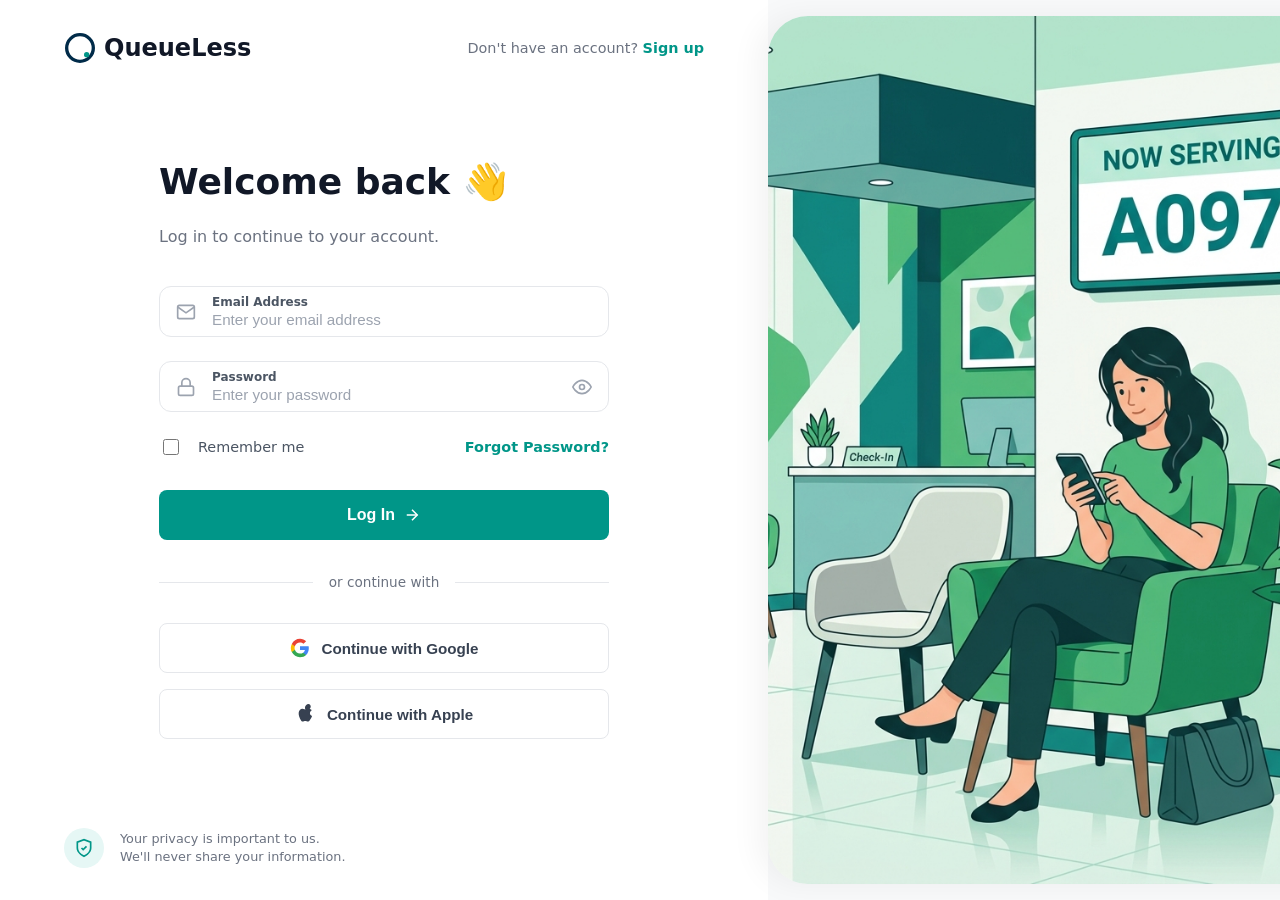
<file: frontend/login.html>
<!DOCTYPE html>
<html lang="en">
<head>
    <meta charset="UTF-8">
    <meta name="viewport" content="width=device-width, initial-scale=1.0">
    <title>QueueLess — Login</title>
    <link rel="stylesheet" href="login.css">
    <link rel="icon" href="data:image/svg+xml,<svg xmlns='http://www.w3.org/2000/svg' viewBox='0 0 100 100'><text y='.9em' font-size='90'>Q</text></svg>">
</head>
<body class="light-theme split-body">

    <div class="login-split">
        
        <!-- Left Side: Form -->
        <div class="login-left">
            <div class="login-header">
                <a href="index.html" class="login-logo">
                    <svg viewBox="0 0 24 24" fill="none" stroke="currentColor" stroke-width="2.5" stroke-linecap="round" stroke-linejoin="round">
                        <circle cx="12" cy="12" r="10"></circle>
                        <circle cx="17" cy="17" r="2" fill="#009688" stroke="none"></circle>
                    </svg>
                    QueueLess
                </a>
                <div class="signup-link">
                    Don't have an account? <a href="get-started.html">Sign up</a>
                </div>
            </div>

            <div class="login-content">
                <h1>Welcome back 👋</h1>
                <p class="subtitle">Log in to continue to your account.</p>

                <form id="login-form">
                    <div class="input-group icon-input">
                        <svg class="input-icon" viewBox="0 0 24 24" fill="none" stroke="currentColor" stroke-width="2"><path d="M4 4h16c1.1 0 2 .9 2 2v12c0 1.1-.9 2-2 2H4c-1.1 0-2-.9-2-2V6c0-1.1.9-2 2-2z"></path><polyline points="22,6 12,13 2,6"></polyline></svg>
                        <div class="input-stack">
                            <label for="email">Email Address</label>
                            <input type="email" id="email" placeholder="Enter your email address" required>
                        </div>
                    </div>

                    <div class="input-group icon-input">
                        <svg class="input-icon" viewBox="0 0 24 24" fill="none" stroke="currentColor" stroke-width="2"><rect x="3" y="11" width="18" height="11" rx="2" ry="2"></rect><path d="M7 11V7a5 5 0 0 1 10 0v4"></path></svg>
                        <div class="input-stack">
                            <label for="password">Password</label>
                            <input type="password" id="password" placeholder="Enter your password" required>
                        </div>
                        <svg class="eye-icon" viewBox="0 0 24 24" fill="none" stroke="currentColor" stroke-width="2"><path d="M1 12s4-8 11-8 11 8 11 8-4 8-11 8-11-8-11-8z"></path><circle cx="12" cy="12" r="3"></circle></svg>
                    </div>

                    <div class="form-actions">
                        <label class="checkbox-container">
                            <input type="checkbox">
                            <span class="checkmark"></span>
                            Remember me
                        </label>
                        <a href="reset-password.html" class="forgot-pwd">Forgot Password?</a>
                    </div>

                    <p id="error-message" class="error-message hidden"></p>

                    <button type="submit" class="btn-teal btn-block" id="login-btn">
                        Log In
                        <svg viewBox="0 0 24 24" fill="none" stroke="currentColor" stroke-width="2"><line x1="5" y1="12" x2="19" y2="12"></line><polyline points="12 5 19 12 12 19"></polyline></svg>
                    </button>

                    <div class="divider">
                        <span>or continue with</span>
                    </div>

                    <button type="button" class="btn-sso">
                        <svg viewBox="0 0 24 24"><path fill="#4285F4" d="M22.56 12.25c0-.78-.07-1.53-.2-2.25H12v4.26h5.92c-.26 1.37-1.04 2.53-2.21 3.31v2.77h3.57c2.08-1.92 3.28-4.74 3.28-8.09z"/><path fill="#34A853" d="M12 23c2.97 0 5.46-.98 7.28-2.66l-3.57-2.77c-.98.66-2.23 1.06-3.71 1.06-2.86 0-5.29-1.93-6.16-4.53H2.18v2.84C3.99 20.53 7.7 23 12 23z"/><path fill="#FBBC05" d="M5.84 14.09c-.22-.66-.35-1.36-.35-2.09s.13-1.43.35-2.09V7.07H2.18C1.43 8.55 1 10.22 1 12s.43 3.45 1.18 4.93l2.85-2.22.81-.62z"/><path fill="#EA4335" d="M12 5.38c1.62 0 3.06.56 4.21 1.64l3.15-3.15C17.45 2.09 14.97 1 12 1 7.7 1 3.99 3.47 2.18 7.07l3.66 2.84c.87-2.6 3.3-4.53 6.16-4.53z"/></svg>
                        Continue with Google
                    </button>

                    <button type="button" class="btn-sso">
                        <svg viewBox="0 0 24 24" fill="currentColor"><path d="M17.05 20.28c-.98.68-2.05.8-3.08.35-1.09-.46-2.09-.48-3.24 0-1.44.62-2.2.44-3.06-.35C2.79 13.25 3.51 5.96 9.05 5.68c1.54.08 2.78.85 3.51.85.73 0 2.12-.91 3.86-.77 1.5.06 2.8.59 3.65 1.7-3.1 1.77-2.58 5.76.4 6.88-1.03 2.8-2.63 4.97-3.42 5.94zm-5.1-15.6c-.15-2.48 2.1-4.68 4.29-4.68 1.48 0 2.5 1.25 2.65 2.76.15 2.48-2.1 4.68-4.29 4.68-1.48 0-2.5-1.25-2.65-2.76z"/></svg>
                        Continue with Apple
                    </button>
                </form>
            </div>

            <div class="login-privacy">
                <div class="shield-icon">
                    <svg viewBox="0 0 24 24" fill="none" stroke="currentColor" stroke-width="2"><path d="M12 22s8-4 8-10V5l-8-3-8 3v7c0 6 8 10 8 10z"></path><polyline points="9 12 11 14 15 10"></polyline></svg>
                </div>
                <p>Your privacy is important to us.<br>We'll never share your information.</p>
            </div>
        </div>

        <!-- Right Side: Graphic -->
        <div class="login-right">
            <!-- Background handled in CSS -->
        </div>

    </div>

    <div id="toast-container" class="toast-container"></div>
    <script src="auth.js"></script>
    <script src="login.js"></script>
</body>
</html>
</file>
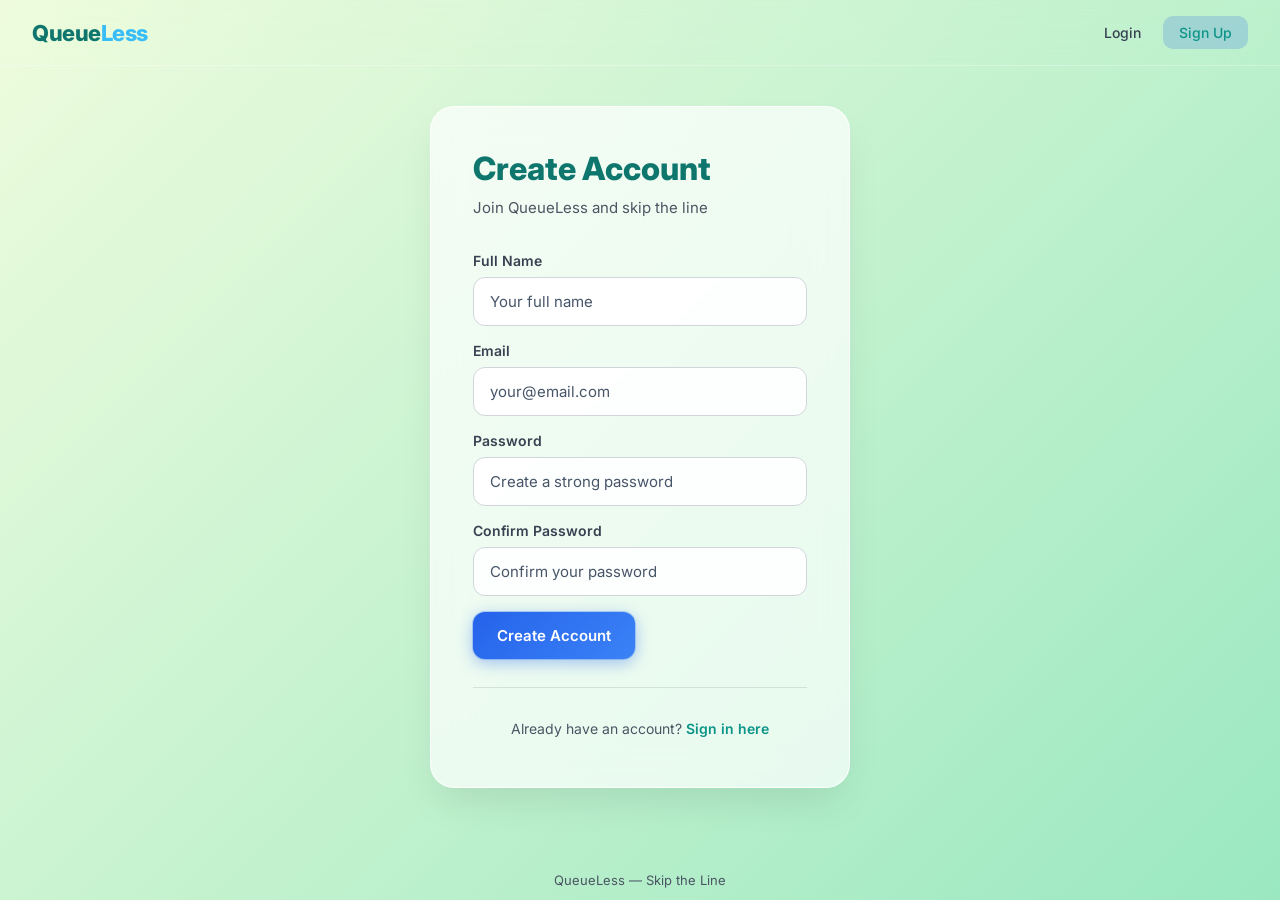
<file: frontend/register.html>
<!DOCTYPE html>
<html lang="en">

<head>
    <meta charset="UTF-8">
    <meta name="viewport" content="width=device-width, initial-scale=1.0">
    <title>QueueLess — Sign Up</title>
    <link rel="stylesheet" href="style.css">
    <link rel="icon" href="data:image/svg+xml,<svg xmlns='http://www.w3.org/2000/svg' viewBox='0 0 100 100'><text y='.9em' font-size='90'>⚡</text></svg>">
</head>
<body class="light-theme">

    <nav class="navbar">
        <a href="index.html" class="navbar-brand">Queue<span>Less</span></a>
        <div class="navbar-links">
            <a href="login.html">Login</a>
            <a href="register.html" class="active">Sign Up</a>
        </div>
    </nav>

    <main class="container">
        <section class="auth-card">
            <h1>Create Account</h1>
            <p class="auth-subtitle">Join QueueLess and skip the line</p>

            <form id="register-form">
                <label for="name">Full Name</label>
                <input 
                    type="text" 
                    id="name" 
                    placeholder="Your full name" 
                    required
                >

                <label for="email">Email</label>
                <input 
                    type="email" 
                    id="email" 
                    placeholder="your@email.com" 
                    required
                >

                <label for="password">Password</label>
                <input 
                    type="password" 
                    id="password" 
                    placeholder="Create a strong password" 
                    required
                >

                <label for="confirm-password">Confirm Password</label>
                <input 
                    type="password" 
                    id="confirm-password" 
                    placeholder="Confirm your password" 
                    required
                >

                <div class="auth-actions">
                    <button type="submit" class="btn-primary" id="register-btn">
                        Create Account
                    </button>
                </div>
            </form>

            <p id="error-message" class="error-message hidden"></p>

            <div class="auth-footer">
                <p>Already have an account? <a href="login.html">Sign in here</a></p>
            </div>
        </section>
    </main>

    <footer class="footer">
        QueueLess — Skip the Line
    </footer>

    <div id="toast-container" class="toast-container"></div>

    <script src="auth.js"></script>
    <script src="register.js"></script>

</body>

</html>
</file>
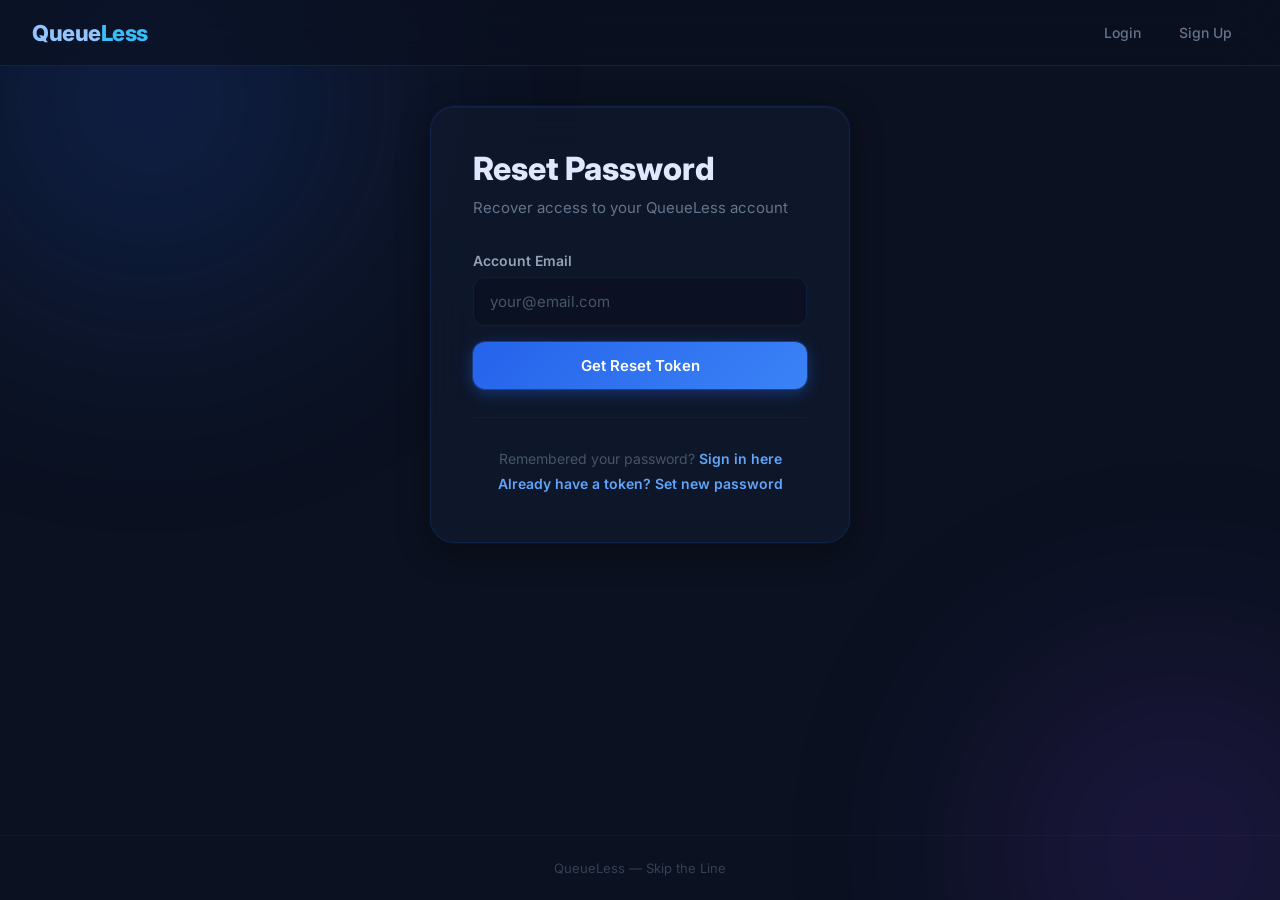
<file: frontend/reset-password.html>
<!DOCTYPE html>
<html lang="en">

<head>
    <meta charset="UTF-8">
    <meta name="viewport" content="width=device-width, initial-scale=1.0">
    <title>QueueLess — Reset Password</title>
    <link rel="stylesheet" href="style.css">
    <link rel="icon" href="data:image/svg+xml,<svg xmlns='http://www.w3.org/2000/svg' viewBox='0 0 100 100'><text y='.9em' font-size='90'>⚡</text></svg>">
</head>

<body>

    <nav class="navbar">
        <a href="index.html" class="navbar-brand">Queue<span>Less</span></a>
        <div class="navbar-links">
            <a href="login.html">Login</a>
            <a href="register.html">Sign Up</a>
        </div>
    </nav>

    <main class="container">
        <section class="auth-card">
            <h1>Reset Password</h1>
            <p class="auth-subtitle">Recover access to your QueueLess account</p>

            <!-- Step 1: Request Reset Token -->
            <div id="step-request-container">
                <form id="request-reset-form">
                    <label for="request-email">Account Email</label>
                    <input 
                        type="email" 
                        id="request-email" 
                        placeholder="your@email.com" 
                        required
                    >

                    <button type="submit" class="btn-primary" id="request-btn">
                        Get Reset Token
                    </button>
                </form>
            </div>

            <!-- Step 2: Confirm Reset Password -->
            <div id="step-confirm-container" class="hidden">
                <form id="confirm-reset-form">
                    <label for="reset-token">Reset Token</label>
                    <input 
                        type="text" 
                        id="reset-token" 
                        placeholder="Paste reset token here" 
                        required
                    >

                    <label for="new-password">New Password</label>
                    <input 
                        type="password" 
                        id="new-password" 
                        placeholder="Enter new password" 
                        required
                    >

                    <label for="confirm-new-password">Confirm New Password</label>
                    <input 
                        type="password" 
                        id="confirm-new-password" 
                        placeholder="Confirm new password" 
                        required
                    >

                    <button type="submit" class="btn-primary" id="confirm-btn">
                        Update Password
                    </button>
                </form>
            </div>

            <p id="error-message" class="error-message hidden"></p>

            <div class="auth-footer">
                <p>Remembered your password? <a href="login.html">Sign in here</a></p>
                <p id="toggle-step-link" style="margin-top: 0.5rem;">
                    <a href="#" id="switch-step-btn">Already have a token? Set new password</a>
                </p>
            </div>
        </section>
    </main>

    <footer class="footer">
        QueueLess — Skip the Line
    </footer>

    <div id="toast-container" class="toast-container"></div>

    <script src="auth.js"></script>
    <script src="reset-password.js"></script>

</body>

</html>
</file>
<file: frontend/login.css>
/* --- Figma Login Split Screen Layout --- */
.split-body {
    margin: 0;
    padding: 0;
    height: 100vh;
    overflow: hidden;
    background: #f8f9fa;
    font-family: 'Inter', system-ui, sans-serif;
}

.login-split {
    display: flex;
    height: 100vh;
    width: 100vw;
}

.login-left {
    flex: 0 0 50%;
    padding: 2rem 4rem;
    display: flex;
    flex-direction: column;
    background: #ffffff;
    overflow-y: auto;
}

.login-header {
    display: flex;
    justify-content: space-between;
    align-items: center;
    margin-bottom: 4rem;
}

.login-logo {
    display: flex;
    align-items: center;
    gap: 0.5rem;
    font-size: 1.5rem;
    font-weight: 700;
    color: #111827;
    text-decoration: none;
}

.login-logo svg {
    width: 32px;
    height: 32px;
    color: #002B49; /* Dark blue/black for logo text/icon */
}

.signup-link {
    font-size: 0.9rem;
    color: #6b7280;
}

.signup-link a {
    color: #009688;
    font-weight: 600;
    text-decoration: none;
}

.login-content {
    max-width: 450px;
    margin: auto;
    width: 100%;
    flex-grow: 1;
    display: flex;
    flex-direction: column;
    justify-content: center;
}

.login-content h1 {
    font-size: 2.25rem;
    font-weight: 800;
    color: #111827;
    margin-bottom: 0.5rem;
}

.login-content .subtitle {
    color: #6b7280;
    margin-bottom: 2.5rem;
    font-size: 1rem;
}

.input-group.icon-input {
    display: flex;
    align-items: center;
    border: 1px solid #e5e7eb;
    border-radius: 12px;
    padding: 0.5rem 1rem;
    margin-bottom: 1.5rem;
    background: #ffffff;
    transition: border-color 0.2s, box-shadow 0.2s;
}

.input-group.icon-input:focus-within {
    border-color: #009688;
    box-shadow: 0 0 0 3px rgba(0, 150, 136, 0.1);
}

.input-icon {
    width: 20px;
    height: 20px;
    color: #9ca3af;
    margin-right: 1rem;
}

.eye-icon {
    width: 20px;
    height: 20px;
    color: #9ca3af;
    cursor: pointer;
    margin-left: 1rem;
}

.input-stack {
    display: flex;
    flex-direction: column;
    flex-grow: 1;
}

.input-stack label {
    font-size: 0.75rem;
    font-weight: 600;
    color: #4b5563;
    margin-bottom: 2px;
}

.input-stack input {
    border: none;
    outline: none;
    background: transparent;
    font-size: 0.95rem;
    color: #111827;
    width: 100%;
    padding: 0;
}

.input-stack input::placeholder {
    color: #9ca3af;
}

.form-actions {
    display: flex;
    justify-content: space-between;
    align-items: center;
    margin-bottom: 2rem;
    font-size: 0.9rem;
}

.checkbox-container {
    display: flex;
    align-items: center;
    gap: 0.5rem;
    color: #4b5563;
    cursor: pointer;
}

.checkbox-container input {
    accent-color: #009688;
    width: 16px;
    height: 16px;
}

.forgot-pwd {
    color: #009688;
    font-weight: 600;
    text-decoration: none;
}

.btn-teal {
    background: #009688;
    color: white;
    border: none;
    border-radius: 8px;
    padding: 1rem;
    font-size: 1rem;
    font-weight: 600;
    cursor: pointer;
    display: flex;
    justify-content: center;
    align-items: center;
    gap: 0.5rem;
    transition: background 0.2s;
}

.btn-teal:hover {
    background: #00796B;
}

.btn-teal svg {
    width: 18px;
    height: 18px;
}

.btn-block {
    width: 100%;
}

.divider {
    text-align: center;
    margin: 2rem 0;
    position: relative;
}

.divider::before {
    content: '';
    position: absolute;
    top: 50%;
    left: 0;
    right: 0;
    height: 1px;
    background: #e5e7eb;
    z-index: 1;
}

.divider span {
    background: #ffffff;
    padding: 0 1rem;
    color: #6b7280;
    font-size: 0.85rem;
    position: relative;
    z-index: 2;
}

.btn-sso {
    display: flex;
    justify-content: center;
    align-items: center;
    gap: 0.75rem;
    width: 100%;
    padding: 0.875rem;
    background: #ffffff;
    border: 1px solid #e5e7eb;
    border-radius: 8px;
    font-size: 0.95rem;
    font-weight: 600;
    color: #374151;
    cursor: pointer;
    margin-bottom: 1rem;
    transition: background 0.2s;
}

.btn-sso:hover {
    background: #f9fafb;
}

.btn-sso svg {
    width: 20px;
    height: 20px;
}

.login-privacy {
    display: flex;
    align-items: center;
    gap: 1rem;
    margin-top: 2rem;
    padding-top: 2rem;
}

.shield-icon {
    width: 40px;
    height: 40px;
    border-radius: 50%;
    background: #e6f7f5;
    color: #009688;
    display: flex;
    justify-content: center;
    align-items: center;
    flex-shrink: 0;
}

.shield-icon svg {
    width: 20px;
    height: 20px;
}

.login-privacy p {
    font-size: 0.8rem;
    color: #6b7280;
    line-height: 1.4;
    margin: 0;
}

.login-right {
    flex: 0 0 50%;
    background-image: url('assets/login_illustration.png');
    background-size: cover;
    background-position: center;
    background-repeat: no-repeat;
    position: relative;
    border-top-left-radius: 40px;
    border-bottom-left-radius: 40px;
    margin: 1rem 1rem 1rem 0;
    box-shadow: -10px 0 30px rgba(0,0,0,0.05);
}

@media (max-width: 1024px) {
    .login-left {
        flex: 0 0 100%;
        padding: 2rem;
    }
    .login-right {
        display: none;
    }
}
</file>
<file: frontend/style.css>
/* ============================================
   QueueLess — Blue Theme Design System
   Color Palette:
     Primary:    #2563EB (Blue 600)
     Dark:       #1D4ED8 (Blue 700)
     Light:      #60A5FA (Blue 400)
     Accent:     #38BDF8 (Sky 400)
     Glow:       #818CF8 (Indigo 400)
     Background: #0B1120 (Deep Navy)
     Surface:    #111A2E (Dark Blue)
     Success:    #34D399 (Emerald)
     Error:      #F87171 (Red)
   ============================================ */

@import url('https://fonts.googleapis.com/css2?family=Inter:wght@400;500;600;700;800&display=swap');

* {
    margin: 0;
    padding: 0;
    box-sizing: border-box;
}

html {
    scroll-behavior: smooth;
}

body {
    min-height: 100vh;
    font-family: 'Inter', -apple-system, BlinkMacSystemFont, sans-serif;
    background: #0B1120;
    color: #CBD5E1;
    display: flex;
    flex-direction: column;
    align-items: center;
    padding: 0;
    position: relative;
    overflow-x: hidden;
}

/* Animated blue gradient background blobs */
body::before,
body::after {
    content: '';
    position: fixed;
    border-radius: 50%;
    filter: blur(120px);
    opacity: 0.3;
    z-index: 0;
    pointer-events: none;
}

body::before {
    width: 600px;
    height: 600px;
    background: radial-gradient(circle, #2563EB, transparent 70%);
    top: -200px;
    left: -150px;
    animation: floatBlob 20s ease-in-out infinite;
}

body::after {
    width: 500px;
    height: 500px;
    background: radial-gradient(circle, #7C3AED, transparent 70%);
    bottom: -200px;
    right: -150px;
    animation: floatBlob 25s ease-in-out infinite reverse;
}

@keyframes floatBlob {
    0%, 100% { transform: translate(0, 0) scale(1); }
    25% { transform: translate(40px, -30px) scale(1.05); }
    50% { transform: translate(-20px, 40px) scale(0.95); }
    75% { transform: translate(30px, 20px) scale(1.02); }
}

/* ============================================
   Navigation
   ============================================ */

.navbar {
    width: 100%;
    padding: 16px 32px;
    display: flex;
    justify-content: space-between;
    align-items: center;
    backdrop-filter: blur(24px);
    background: rgba(11, 17, 32, 0.7);
    border-bottom: 1px solid rgba(37, 99, 235, 0.2);
    position: sticky;
    top: 0;
    z-index: 100;
}

.navbar-brand {
    font-size: 22px;
    font-weight: 800;
    color: #93C5FD;
    text-decoration: none;
    letter-spacing: -0.5px;
    transition: color 0.2s;
}

.navbar-brand:hover {
    color: #BFDBFE;
}

.navbar-brand span {
    color: #38BDF8;
}

.navbar-links {
    display: flex;
    gap: 6px;
}

.navbar-links a {
    text-decoration: none;
    color: #64748B;
    font-size: 14px;
    font-weight: 500;
    padding: 8px 16px;
    border-radius: 10px;
    transition: all 0.25s ease;
}

.navbar-links a:hover {
    color: #93C5FD;
    background: rgba(37, 99, 235, 0.12);
}

.navbar-links a.active {
    color: #BFDBFE;
    background: rgba(37, 99, 235, 0.2);
}

/* ============================================
   Container
   ============================================ */

.container {
    width: 100%;
    max-width: 1000px;
    padding: 40px 24px 60px;
    position: relative;
    z-index: 1;
}

/* ============================================
   Hero Section
   ============================================ */

.hero {
    text-align: center;
    margin-bottom: 48px;
    padding-top: 20px;
}

.hero-badge {
    display: inline-flex;
    align-items: center;
    gap: 8px;
    padding: 6px 18px;
    border-radius: 100px;
    background-color: rgba(255, 255, 255, 0.6);
    backdrop-filter: blur(8px);
    -webkit-backdrop-filter: blur(8px);
    border: 1px solid rgba(255, 255, 255, 0.8);
    color: #0f766e;
    font-size: 13px;
    font-weight: 700;
    margin-bottom: 28px;
    animation: fadeInDown 0.6s ease;
}

.hero-badge .dot {
    width: 8px;
    height: 8px;
    border-radius: 50%;
    background: #34D399;
    animation: pulse 2s infinite;
}

@keyframes pulse {
    0%, 100% { opacity: 1; transform: scale(1); }
    50% { opacity: 0.5; transform: scale(1.4); }
}

.hero h1 {
    font-size: 50px;
    font-weight: 800;
    line-height: 1.08;
    margin-bottom: 18px;
    letter-spacing: -2px;
    background: linear-gradient(135deg, #E0E7FF 0%, #93C5FD 40%, #38BDF8 100%);
    -webkit-background-clip: text;
    -webkit-text-fill-color: transparent;
    background-clip: text;
    animation: fadeInUp 0.7s ease;
}

.hero h1 .highlight {
    background: linear-gradient(135deg, #60A5FA, #38BDF8, #34D399);
    -webkit-background-clip: text;
    background-clip: text;
}

.hero .description {
    color: #64748B;
    font-size: 18px;
    line-height: 1.7;
    max-width: 480px;
    margin: 0 auto;
    animation: fadeInUp 0.8s ease;
}

@keyframes fadeInUp {
    from { opacity: 0; transform: translateY(24px); }
    to { opacity: 1; transform: translateY(0); }
}

@keyframes fadeInDown {
    from { opacity: 0; transform: translateY(-12px); }
    to { opacity: 1; transform: translateY(0); }
}

/* Two-Column Hero Layout */
.hero.two-column {
    display: flex;
    align-items: center;
    justify-content: space-between;
    gap: 40px;
    text-align: left;
    margin-bottom: 80px;
    padding-top: 40px;
}

.hero.two-column .hero-content {
    flex: 1;
    max-width: 520px;
}

.hero.two-column .hero-badge {
    margin-bottom: 24px;
}

.hero.two-column .description {
    margin: 0;
    max-width: 100%;
}

.hero-buttons {
    margin-top: 32px;
    display: flex;
    gap: 16px;
    justify-content: flex-start;
}

.hero.two-column .hero-graphic {
    flex: 1;
    display: flex;
    justify-content: center;
    position: relative;
    perspective: 1000px;
}

.graphic-glow {
    position: absolute;
    width: 300px;
    height: 300px;
    background: radial-gradient(circle, rgba(56, 189, 248, 0.4), transparent 70%);
    top: 50%;
    left: 50%;
    transform: translate(-50%, -50%);
    filter: blur(40px);
    z-index: -1;
}

.floating-phone {
    max-width: 360px;
    width: 100%;
    border-radius: 40px;
    animation: floatPhone 6s ease-in-out infinite;
    filter: drop-shadow(0 30px 50px rgba(0, 0, 0, 0.6)) drop-shadow(0 0 20px rgba(56, 189, 248, 0.3));
}

@keyframes floatPhone {
    0%, 100% { transform: translateY(0) rotate(-1deg); }
    50% { transform: translateY(-24px) rotate(2deg); }
}

/* ============================================
   Cards
   ============================================ */

.card,
.result {
    background: rgba(17, 26, 46, 0.7);
    backdrop-filter: blur(24px);
    padding: 36px;
    border-radius: 20px;
    border: 1px solid rgba(37, 99, 235, 0.15);
    box-shadow:
        0 0 0 1px rgba(37, 99, 235, 0.05),
        0 8px 32px rgba(0, 0, 0, 0.4),
        inset 0 1px 0 rgba(96, 165, 250, 0.05);
    animation: fadeInUp 0.5s ease;
    transition: all 0.3s ease;
}

.card:hover,
.result:hover {
    border-color: rgba(37, 99, 235, 0.3);
    box-shadow:
        0 0 0 1px rgba(37, 99, 235, 0.1),
        0 8px 40px rgba(37, 99, 235, 0.12),
        inset 0 1px 0 rgba(96, 165, 250, 0.08);
}

.card h2 {
    font-size: 22px;
    font-weight: 700;
    margin-bottom: 24px;
    color: #E0E7FF;
    letter-spacing: -0.3px;
}

.section-header {
    display: flex;
    justify-content: space-between;
    align-items: center;
    margin-bottom: 12px;
}

.section-header h2 {
    margin-bottom: 0;
}

/* ============================================
   Form Elements
   ============================================ */

form {
    display: flex;
    flex-direction: column;
    gap: 16px;
}

label {
    font-weight: 600;
    font-size: 14px;
    color: #94A3B8;
    margin-bottom: -8px;
}

input,
select {
    width: 100%;
    padding: 14px 16px;
    background: rgba(11, 17, 32, 0.7);
    border: 1.5px solid rgba(37, 99, 235, 0.15);
    border-radius: 12px;
    font-size: 15px;
    font-family: inherit;
    color: #E0E7FF;
    outline: none;
    transition: all 0.3s ease;
}

input::placeholder {
    color: #475569;
}

input:focus,
select:focus {
    border-color: #3B82F6;
    box-shadow: 0 0 0 3px rgba(37, 99, 235, 0.2), 0 0 20px rgba(37, 99, 235, 0.1);
    background: rgba(11, 17, 32, 0.9);
}

select {
    cursor: pointer;
    appearance: none;
    background-image: url("data:image/svg+xml,%3Csvg xmlns='http://www.w3.org/2000/svg' width='12' height='12' fill='%2360A5FA' viewBox='0 0 16 16'%3E%3Cpath d='M8 11L3 6h10l-5 5z'/%3E%3C/svg%3E");
    background-repeat: no-repeat;
    background-position: right 14px center;
    padding-right: 36px;
}

select option {
    background: #111A2E;
    color: #E0E7FF;
}

/* ============================================
   Buttons
   ============================================ */

button,
[class^="btn-"] {
    border: none;
    border-radius: 12px;
    padding: 14px 24px;
    font-size: 15px;
    font-weight: 600;
    font-family: inherit;
    cursor: pointer;
    transition: all 0.3s ease;
    display: inline-flex;
    align-items: center;
    justify-content: center;
    gap: 8px;
    position: relative;
    overflow: hidden;
    text-decoration: none;
    box-sizing: border-box;
}

button::after,
[class^="btn-"]::after {
    content: '';
    position: absolute;
    inset: 0;
    background: linear-gradient(135deg, rgba(255,255,255,0.12), transparent 60%);
    opacity: 0;
    transition: opacity 0.3s;
    pointer-events: none;
}

button:hover::after,
[class^="btn-"]:hover::after {
    opacity: 1;
}

/* -------- Premium Primary Button -------- */
.btn-primary {
    /* Gradient background with animated position */
    background: linear-gradient(135deg, #2563EB, #3B82F6, #60A5FA);
    background-size: 200% 200%;
    color: #fff;
    box-shadow: 0 4px 16px rgba(37, 99, 235, 0.4), 0 0 0 1px rgba(59, 130, 246, 0.3);
}

.btn-primary:hover {
    transform: translateY(-2px) scale(1.02);
    background-position: 100% 0%;
    box-shadow: 0 8px 30px rgba(37, 99, 235, 0.5), 0 0 0 1px rgba(96, 165, 250, 0.4);
}

.btn-primary:active {
    transform: translateY(0) scale(0.98);
    box-shadow: 0 4px 12px rgba(37, 99, 235, 0.3);
}

.btn-primary:focus-visible {
    outline: 2px solid rgba(255,255,255,0.8);
    outline-offset: 2px;
}

.btn-primary:disabled {
    background: linear-gradient(135deg, #1E293B, #334155);
    color: #475569;
    cursor: not-allowed;
    box-shadow: none;
    opacity: 0.7;
}

.btn-secondary {
    background: rgba(30, 41, 59, 0.4);
    backdrop-filter: blur(12px);
    color: #E2E8F0;
    border: 1px solid rgba(255, 255, 255, 0.1);
    box-shadow: 0 4px 6px -1px rgba(0, 0, 0, 0.2), inset 0 1px 0 rgba(255, 255, 255, 0.1);
}

.btn-secondary:hover {
    background: rgba(30, 41, 59, 0.7);
    color: #FFFFFF;
    border-color: rgba(96, 165, 250, 0.4);
    transform: translateY(-2px) scale(1.02);
    box-shadow: 0 12px 20px -5px rgba(0, 0, 0, 0.3), 0 0 15px rgba(96, 165, 250, 0.15), inset 0 1px 0 rgba(255, 255, 255, 0.2);
}

.btn-secondary:active {
    transform: translateY(0) scale(0.98);
    box-shadow: 0 4px 6px -1px rgba(0, 0, 0, 0.2);
}

.btn-success {
    background: linear-gradient(135deg, #059669, #10B981);
    color: white;
    box-shadow: 0 4px 16px rgba(16, 185, 129, 0.35);
}

.btn-success:hover {
    transform: translateY(-2px);
    box-shadow: 0 8px 28px rgba(16, 185, 129, 0.45);
}

.btn-danger {
    background: linear-gradient(135deg, #DC2626, #EF4444);
    color: white;
    box-shadow: 0 4px 16px rgba(239, 68, 68, 0.35);
}

.btn-danger:hover {
    transform: translateY(-2px);
    box-shadow: 0 8px 28px rgba(239, 68, 68, 0.45);
}

.btn-warning {
    background: linear-gradient(135deg, #FBBF24, #FCD34D);
    color: #1F2937;
    box-shadow: 0 4px 16px rgba(252, 211, 77, 0.3);
    font-weight: 600;
}

.btn-warning:hover {
    transform: translateY(-2px);
    box-shadow: 0 8px 28px rgba(252, 211, 77, 0.4);
}

.btn-warning:active {
    transform: translateY(0);
}

.btn-warning:disabled {
    background: linear-gradient(135deg, #1E293B, #334155);
    color: #475569;
    cursor: not-allowed;
    box-shadow: none;
    transform: none;
}

/* ============================================
   Result Section
   ============================================ */

.result {
    margin-top: 24px;
    text-align: center;
}

.result h2 {
    color: #34D399;
    font-size: 24px;
    margin-bottom: 8px;
}

.result .subtitle {
    color: #94A3B8;
    margin-bottom: 28px;
    font-size: 15px;
}

.queue-information {
    display: grid;
    grid-template-columns: repeat(2, 1fr);
    gap: 16px;
}

.information-box {
    background: rgba(11, 17, 32, 0.6);
    padding: 28px 20px;
    border-radius: 16px;
    border: 1px solid rgba(37, 99, 235, 0.15);
    transition: all 0.3s ease;
}

.information-box:hover {
    transform: translateY(-3px);
    border-color: rgba(37, 99, 235, 0.3);
    box-shadow: 0 8px 24px rgba(37, 99, 235, 0.1);
}

.information-box .label {
    display: block;
    font-size: 11px;
    font-weight: 700;
    text-transform: uppercase;
    letter-spacing: 1.2px;
    color: #60A5FA;
    margin-bottom: 10px;
}

.information-box span.number {
    display: block;
    font-size: 56px;
    font-weight: 800;
    line-height: 1;
    margin-bottom: 6px;
    background: linear-gradient(135deg, #60A5FA, #38BDF8);
    -webkit-background-clip: text;
    -webkit-text-fill-color: transparent;
    background-clip: text;
}

.information-box p {
    color: #64748B;
    font-size: 14px;
}

/* ============================================
   Loading Spinner
   ============================================ */

.spinner {
    display: inline-block;
    width: 18px;
    height: 18px;
    border: 2.5px solid rgba(255,255,255,0.25);
    border-top-color: white;
    border-radius: 50%;
    animation: spin 0.7s linear infinite;
}

@keyframes spin {
    to { transform: rotate(360deg); }
}

/* ============================================
   Toast Notifications
   ============================================ */

.toast-container {
    position: fixed;
    top: 80px;
    right: 24px;
    z-index: 1000;
    display: flex;
    flex-direction: column;
    gap: 10px;
}

.toast {
    padding: 14px 20px;
    border-radius: 14px;
    font-size: 14px;
    font-weight: 500;
    font-family: 'Inter', sans-serif;
    backdrop-filter: blur(20px);
    border: 1px solid;
    animation: slideIn 0.35s ease, fadeOut 0.35s ease 3.5s forwards;
    max-width: 360px;
    box-shadow: 0 12px 40px rgba(0,0,0,0.5);
}

.toast-success {
    background: rgba(16, 185, 129, 0.12);
    border-color: rgba(16, 185, 129, 0.3);
    color: #6EE7B7;
}

.toast-error {
    background: rgba(239, 68, 68, 0.12);
    border-color: rgba(239, 68, 68, 0.3);
    color: #FCA5A5;
}

.toast-info {
    background: rgba(37, 99, 235, 0.12);
    border-color: rgba(37, 99, 235, 0.3);
    color: #93C5FD;
}

@keyframes slideIn {
    from { opacity: 0; transform: translateX(40px); }
    to { opacity: 1; transform: translateX(0); }
}

@keyframes fadeOut {
    from { opacity: 1; }
    to { opacity: 0; transform: translateX(40px); }
}

/* ============================================
   Status Badges
   ============================================ */

.badge {
    display: inline-flex;
    align-items: center;
    gap: 6px;
    padding: 5px 12px;
    border-radius: 100px;
    font-size: 11px;
    font-weight: 700;
    text-transform: uppercase;
    letter-spacing: 0.5px;
}

.badge-waiting {
    background: rgba(245, 158, 11, 0.12);
    color: #FCD34D;
    border: 1px solid rgba(245, 158, 11, 0.25);
}

.badge-called {
    background: rgba(56, 189, 248, 0.12);
    color: #7DD3FC;
    border: 1px solid rgba(56, 189, 248, 0.25);
}

.badge-left {
    background: rgba(100, 116, 139, 0.1);
    color: #94A3B8;
    border: 1px solid rgba(100, 116, 139, 0.2);
}

.badge-open {
    background: rgba(16, 185, 129, 0.12);
    color: #6EE7B7;
    border: 1px solid rgba(16, 185, 129, 0.25);
}

/* ============================================
   Admin Dashboard
   ============================================ */

.admin-actions {
    display: grid;
    grid-template-columns: repeat(2, 1fr);
    gap: 12px;
    margin-top: 20px;
}

.members-list {
    margin-top: 24px;
    display: flex;
    flex-direction: column;
    gap: 10px;
}

.member-card {
    display: flex;
    justify-content: space-between;
    align-items: center;
    padding: 18px 20px;
    background: rgba(11, 17, 32, 0.5);
    border: 1px solid rgba(37, 99, 235, 0.1);
    border-radius: 14px;
    transition: all 0.25s ease;
    animation: fadeInUp 0.3s ease;
}

.member-card:hover {
    border-color: rgba(37, 99, 235, 0.25);
    background: rgba(17, 26, 46, 0.6);
    box-shadow: 0 4px 16px rgba(37, 99, 235, 0.08);
}

.member-info {
    display: flex;
    align-items: center;
    gap: 14px;
}

.member-position {
    width: 42px;
    height: 42px;
    display: flex;
    align-items: center;
    justify-content: center;
    border-radius: 11px;
    background: linear-gradient(135deg, rgba(37, 99, 235, 0.2), rgba(56, 189, 248, 0.1));
    border: 1px solid rgba(37, 99, 235, 0.2);
    color: #93C5FD;
    font-weight: 700;
    font-size: 14px;
}

.member-name {
    font-weight: 600;
    color: #E0E7FF;
    font-size: 15px;
}

.empty-message {
    text-align: center;
    color: #475569;
    padding: 40px 20px;
    font-size: 15px;
}

.admin-message {
    text-align: center;
    font-weight: 600;
    margin-top: 20px;
    font-size: 14px;
}

.admin-message.success {
    color: #6EE7B7;
}

.admin-message.error {
    color: #FCA5A5;
}

.queue-summary {
    color: #94A3B8;
    font-size: 14px;
    margin-bottom: 20px;
    padding: 10px 16px;
    background: rgba(37, 99, 235, 0.08);
    border: 1px solid rgba(37, 99, 235, 0.12);
    border-radius: 10px;
    display: inline-block;
}

/* ============================================
   Hidden
   ============================================ */

.hidden {
    display: none !important;
}

/* ============================================
   Error
   ============================================ */

.error-message {
    color: #FCA5A5;
    text-align: center;
    font-weight: 600;
    margin-top: 16px;
    font-size: 14px;
    padding: 12px;
    background: rgba(239, 68, 68, 0.08);
    border-radius: 10px;
    border: 1px solid rgba(239, 68, 68, 0.15);
}

/* ============================================
   Section Spacing
   ============================================ */

.section-gap {
    margin-top: 24px;
}

/* ============================================
   Footer
   ============================================ */

.footer {
    text-align: center;
    padding: 24px;
    color: #334155;
    font-size: 13px;
    border-top: 1px solid rgba(37, 99, 235, 0.08);
    width: 100%;
    margin-top: auto;
    position: relative;
    z-index: 1;
}

/* ============================================
   Auth Pages
   ============================================ */

.auth-card {
    background: rgba(17, 26, 46, 0.7);
    backdrop-filter: blur(24px);
    padding: 42px;
    border-radius: 24px;
    border: 1px solid rgba(37, 99, 235, 0.15);
    box-shadow:
        0 0 0 1px rgba(37, 99, 235, 0.05),
        0 8px 32px rgba(0, 0, 0, 0.4),
        inset 0 1px 0 rgba(96, 165, 250, 0.05);
    max-width: 420px;
    margin: 0 auto;
    animation: fadeInUp 0.5s ease;
}

.auth-card h1 {
    font-size: 32px;
    font-weight: 800;
    margin-bottom: 8px;
    color: #E0E7FF;
}

.auth-subtitle {
    color: #64748B;
    font-size: 15px;
    margin-bottom: 32px;
    line-height: 1.6;
}

.auth-footer {
    text-align: center;
    margin-top: 28px;
    padding-top: 24px;
    border-top: 1px solid rgba(37, 99, 235, 0.1);
}

.auth-footer p {
    color: #475569;
    font-size: 14px;
    margin: 8px 0;
}

.auth-footer a {
    color: #60A5FA;
    text-decoration: none;
    font-weight: 600;
    transition: color 0.2s;
}

.auth-footer a:hover {
    color: #93C5FD;
}

/* ============================================
   Modals
   ============================================ */

.modal {
    position: fixed;
    top: 0;
    left: 0;
    width: 100%;
    height: 100%;
    background: rgba(0, 0, 0, 0.6);
    display: flex;
    align-items: center;
    justify-content: center;
    z-index: 200;
    backdrop-filter: blur(8px);
}

.modal.hidden {
    display: none;
}

.modal-content {
    background: rgba(11, 17, 32, 0.95);
    backdrop-filter: blur(24px);
    padding: 36px;
    border-radius: 20px;
    border: 1px solid rgba(37, 99, 235, 0.2);
    max-width: 480px;
    width: 90%;
    box-shadow: 0 25px 50px rgba(0, 0, 0, 0.5);
    animation: slideUp 0.3s ease;
}

.modal-content h2 {
    font-size: 22px;
    font-weight: 700;
    color: #E0E7FF;
    margin-bottom: 24px;
}

@keyframes slideUp {
    from { opacity: 0; transform: translateY(40px); }
    to { opacity: 1; transform: translateY(0); }
}

/* ============================================
   Suggestions Grid
   ============================================ */

.suggestions-grid {
    display: grid;
    grid-template-columns: repeat(auto-fit, minmax(200px, 1fr));
    gap: 14px;
    margin-top: 20px;
}

.suggestion-card {
    background: rgba(11, 17, 32, 0.5);
    border: 1px solid rgba(37, 99, 235, 0.1);
    border-radius: 14px;
    padding: 18px;
    transition: all 0.25s ease;
}

.suggestion-card:hover {
    border-color: rgba(37, 99, 235, 0.3);
    background: rgba(17, 26, 46, 0.6);
    transform: translateY(-2px);
    box-shadow: 0 8px 24px rgba(37, 99, 235, 0.12);
}

.suggestion-card h4 {
    font-size: 16px;
    font-weight: 700;
    color: #E0E7FF;
    margin-bottom: 8px;
}

.suggestion-card .service {
    font-size: 13px;
    color: #60A5FA;
    margin-bottom: 10px;
}

.suggestion-card .waiting {
    font-size: 13px;
    color: #94A3B8;
    margin-bottom: 6px;
}

.suggestion-card .wait-time {
    font-size: 13px;
    color: #34D399;
    font-weight: 600;
}

.subtitle {
    color: #64748B;
    font-size: 14px;
    margin-top: 0;
    margin-bottom: 16px;
}

/* ============================================
   Ticket Display
   ============================================ */

.ticket-display {
    display: flex;
    align-items: center;
    gap: 24px;
    padding: 20px;
    background: rgba(37, 99, 235, 0.08);
    border-radius: 14px;
    border: 1px solid rgba(37, 99, 235, 0.15);
    margin-bottom: 24px;
}

.ticket-number {
    font-size: 44px;
    font-weight: 800;
    color: #93C5FD;
    min-width: 80px;
}

.ticket-info p {
    color: #94A3B8;
    font-size: 14px;
    margin: 4px 0;
}

.ticket-info p:first-child {
    color: #E0E7FF;
    font-weight: 600;
    font-size: 15px;
}

/* ============================================
   History List
   ============================================ */

.history-list {
    display: flex;
    flex-direction: column;
    gap: 12px;
    margin-top: 20px;
}

.history-card {
    background: rgba(11, 17, 32, 0.5);
    border: 1px solid rgba(37, 99, 235, 0.1);
    border-radius: 14px;
    padding: 16px;
    transition: all 0.25s ease;
}

.history-card:hover {
    border-color: rgba(37, 99, 235, 0.25);
    background: rgba(17, 26, 46, 0.6);
}

.history-card.history-served {
    border-left: 3px solid #34D399;
}

.history-card.history-left {
    border-left: 3px solid #FBBF24;
}

.history-card.history-skipped {
    border-left: 3px solid #F87171;
}

.history-header {
    display: flex;
    justify-content: space-between;
    align-items: center;
    margin-bottom: 12px;
}

.history-header h4 {
    font-size: 15px;
    font-weight: 700;
    color: #E0E7FF;
    margin: 0;
}

.history-details p {
    color: #64748B;
    font-size: 13px;
    margin: 4px 0;
}

/* ============================================
   Dashboard Stats
   ============================================ */

.dashboard-grid {
    display: grid;
    grid-template-columns: repeat(auto-fit, minmax(140px, 1fr));
    gap: 14px;
    margin-bottom: 28px;
}

.stat-box {
    background: rgba(37, 99, 235, 0.08);
    border: 1px solid rgba(37, 99, 235, 0.15);
    border-radius: 12px;
    padding: 18px;
    text-align: center;
}

.stat-box h4 {
    font-size: 13px;
    font-weight: 600;
    color: #94A3B8;
    margin-bottom: 10px;
    text-transform: uppercase;
    letter-spacing: 0.5px;
}

.stat-number {
    font-size: 28px;
    font-weight: 800;
    color: #60A5FA;
    margin: 0;
}

/* ============================================
   Form Actions
   ============================================ */

.form-actions {
    display: flex;
    gap: 12px;
    margin-top: 8px;
}

.form-actions button {
    flex: 1;
}

/* ============================================
   Success Message
   ============================================ */

.success-message {
    color: #6EE7B7;
    text-align: center;
    font-weight: 600;
    margin-top: 16px;
    font-size: 14px;
    padding: 12px;
    background: rgba(16, 185, 129, 0.08);
    border-radius: 10px;
    border: 1px solid rgba(16, 185, 129, 0.15);
}

.success-message.hidden {
    display: none;
}

/* ============================================
   Welcome Card Section
   ============================================ */

.welcome-card {
    text-align: center;
    margin: 48px 0;
}

.welcome-card h1 {
    font-size: 36px;
    margin-bottom: 12px;
    background: linear-gradient(135deg, #60A5FA, #34D399);
    -webkit-background-clip: text;
    -webkit-text-fill-color: transparent;
    background-clip: text;
}

.welcome-card .description {
    color: #94A3B8;
    font-size: 16px;
    margin-bottom: 40px;
}

.welcome-card.hidden {
    display: none;
}

/* ============================================
   Responsive — Auth Pages
   ============================================ */

@media (max-width: 640px) {
    .auth-card {
        padding: 28px 20px;
        border-radius: 18px;
    }

    .auth-card h1 {
        font-size: 26px;
    }

    .modal-content {
        padding: 24px 20px;
    }

    .ticket-display {
        flex-direction: column;
        text-align: center;
    }

    .ticket-number {
        min-width: auto;
    }

    .dashboard-grid {
        grid-template-columns: repeat(2, 1fr);
    }

    .form-actions {
        flex-direction: column;
    }

    .form-actions button {
        width: 100%;
    }
}

/* ============================================
   Now Serving Component Styles
   ============================================ */

.now-serving-grid {
    display: grid;
    grid-template-columns: repeat(auto-fill, minmax(240px, 1fr));
    gap: 16px;
    margin-top: 20px;
}

.now-serving-card {
    background: rgba(17, 26, 46, 0.8);
    border: 1px solid rgba(37, 99, 235, 0.25);
    border-radius: 16px;
    padding: 20px;
    transition: all 0.3s cubic-bezier(0.4, 0, 0.2, 1);
    box-shadow: 0 4px 16px rgba(0, 0, 0, 0.2);
}

.now-serving-card:hover {
    border-color: rgba(96, 165, 250, 0.5);
    transform: translateY(-2px);
    box-shadow: 0 8px 24px rgba(37, 99, 235, 0.15);
}

.now-serving-header {
    display: flex;
    justify-content: space-between;
    align-items: center;
    margin-bottom: 8px;
}

.queue-name {
    font-weight: 700;
    font-size: 16px;
    color: #F8FAFC;
}

.service-type {
    font-size: 13px;
    color: #94A3B8;
    margin-bottom: 16px;
}

.serving-number-box {
    background: rgba(37, 99, 235, 0.12);
    border: 1px solid rgba(37, 99, 235, 0.3);
    border-radius: 12px;
    padding: 14px;
    text-align: center;
}

.serving-label {
    display: block;
    font-size: 11px;
    font-weight: 700;
    letter-spacing: 0.8px;
    color: #60A5FA;
    margin-bottom: 4px;
}

.serving-value {
    font-size: 26px;
    font-weight: 800;
    color: #38BDF8;
    letter-spacing: 0.5px;
    text-shadow: 0 0 12px rgba(56, 189, 248, 0.3);
}

.highlight-serving {
    color: #38BDF8 !important;
    font-weight: 800;
    text-shadow: 0 0 12px rgba(56, 189, 248, 0.4);
}

.pulse-serving {
    animation: pulseHighlight 1.5s infinite ease-in-out;
}

@keyframes pulseHighlight {
    0%, 100% {
        transform: scale(1);
        color: #38BDF8;
    }
    50% {
        transform: scale(1.08);
        color: #34D399;
        text-shadow: 0 0 18px rgba(52, 211, 153, 0.6);
    }
}

.live-dot-container {
    display: flex;
    align-items: center;
    gap: 8px;
    font-size: 13px;
    color: #34D399;
    font-weight: 600;
}

.pulse-dot {
    width: 8px;
    height: 8px;
    background-color: #34D399;
    border-radius: 50%;
    box-shadow: 0 0 8px #34D399;
    animation: pulseDot 2s infinite;
}

@keyframes pulseDot {
    0% { opacity: 1; transform: scale(1); }
    50% { opacity: 0.4; transform: scale(1.3); }
    100% { opacity: 1; transform: scale(1); }
}

.now-serving-box {
    border-color: rgba(56, 189, 248, 0.3) !important;
    background: rgba(37, 99, 235, 0.08) !important;
}

.now-serving-text {
    font-size: 13px;
    color: #38BDF8;
    margin: 4px 0;
}

/* Visual Queue Discovery (Category Grid & Cards) */
.category-grid {
    display: grid;
    grid-template-columns: repeat(3, 1fr);
    gap: 16px;
    margin-top: 24px;
}
@media (max-width: 600px) {
    .category-grid {
        grid-template-columns: repeat(2, 1fr);
    }
}
.category-card {
    background: rgba(17, 26, 46, 0.6);
    border: 1px solid rgba(37, 99, 235, 0.15);
    border-radius: 16px;
    padding: 20px 16px;
    display: flex;
    flex-direction: column;
    align-items: center;
    justify-content: center;
    gap: 10px;
    cursor: pointer;
    transition: all 0.3s cubic-bezier(0.4, 0, 0.2, 1);
    text-align: center;
}
.category-card:hover {
    border-color: rgba(56, 189, 248, 0.5);
    background: rgba(37, 99, 235, 0.1);
    transform: translateY(-4px);
    box-shadow: 0 8px 24px rgba(37, 99, 235, 0.15);
}
.category-card.active {
    background: rgba(37, 99, 235, 0.2);
    border-color: #38BDF8;
    box-shadow: 0 0 16px rgba(56, 189, 248, 0.3);
}
.category-card .cat-icon {
    font-size: 32px;
    transition: transform 0.3s;
}
.category-card:hover .cat-icon {
    transform: scale(1.15) rotate(5deg);
}
.category-card .cat-name {
    font-size: 14px;
    font-weight: 600;
    color: #E2E8F0;
}

.businesses-grid {
    display: grid;
    grid-template-columns: repeat(1, 1fr);
    gap: 16px;
    margin-top: 16px;
}
.business-card {
    background: rgba(17, 26, 46, 0.7);
    border: 1px solid rgba(37, 99, 235, 0.2);
    border-radius: 16px;
    padding: 24px;
    display: flex;
    flex-direction: column;
    gap: 12px;
    transition: border-color 0.3s, box-shadow 0.3s;
}
.business-card:hover {
    border-color: rgba(56, 189, 248, 0.4);
    box-shadow: 0 4px 20px rgba(0, 0, 0, 0.3);
}
.business-card-header {
    display: flex;
    justify-content: space-between;
    align-items: center;
}
.business-card-header h4 {
    font-size: 18px;
    font-weight: 700;
    color: #F8FAFC;
}
.business-status {
    font-size: 11px;
    font-weight: 700;
    text-transform: uppercase;
    padding: 3px 8px;
    border-radius: 9999px;
}
.business-status.open {
    background: rgba(52, 211, 153, 0.15);
    color: #34D399;
}
.business-desc {
    font-size: 13px;
    color: #94A3B8;
    line-height: 1.5;
}
.business-stats {
    display: flex;
    gap: 16px;
    font-size: 13px;
    font-weight: 500;
    color: #E2E8F0;
}
.business-stats span {
    display: flex;
    align-items: center;
    gap: 6px;
}

/* Service Selector Modal */
.modal-backdrop {
    position: fixed;
    top: 0;
    left: 0;
    width: 100%;
    height: 100%;
    background: rgba(11, 17, 32, 0.8);
    backdrop-filter: blur(8px);
    z-index: 1000;
    display: flex;
    align-items: center;
    justify-content: center;
    padding: 16px;
    animation: fadeIn 0.25s ease-out;
}
.modal-content {
    width: 100%;
    max-width: 500px;
    animation: slideUp 0.3s cubic-bezier(0.16, 1, 0.3, 1);
    position: relative;
}
.modal-header {
    display: flex;
    justify-content: space-between;
    align-items: center;
    margin-bottom: 8px;
}
.modal-header h3 {
    font-size: 20px;
    font-weight: 800;
    color: #F8FAFC;
}
.close-btn {
    background: none;
    border: none;
    font-size: 28px;
    color: #94A3B8;
    cursor: pointer;
    transition: color 0.2s;
}
.close-btn:hover {
    color: #F8FAFC;
}
.services-vertical-list {
    display: flex;
    flex-direction: column;
    gap: 12px;
    margin-top: 20px;
    max-height: 320px;
    overflow-y: auto;
    padding-right: 4px;
}
.service-item-row {
    display: flex;
    justify-content: space-between;
    align-items: center;
    padding: 16px;
    background: rgba(15, 23, 42, 0.5);
    border: 1px solid rgba(255, 255, 255, 0.05);
    border-radius: 12px;
    gap: 12px;
    transition: background 0.2s;
}
.service-item-row:hover {
    background: rgba(15, 23, 42, 0.8);
}
.service-item-info h5 {
    font-size: 15px;
    font-weight: 600;
    color: #F8FAFC;
    margin-bottom: 4px;
}
.service-item-stats {
    font-size: 11px;
    color: #94A3B8;
}
.service-item-stats strong {
    color: #E2E8F0;
}
@keyframes fadeIn {
    from { opacity: 0; }
    to { opacity: 1; }
}
@keyframes slideUp {
    from { transform: translateY(30px); opacity: 0; }
    to { transform: translateY(0); opacity: 1; }
}

/* Premium Digital Ticket & Proximity Alert */
.ticket-premium-card {
    border-color: rgba(56, 189, 248, 0.3) !important;
    box-shadow: 0 0 24px rgba(37, 99, 235, 0.15) !important;
}
.alert-banner {
    background: rgba(245, 158, 11, 0.15);
    border: 1px dashed rgba(245, 158, 11, 0.5);
    border-radius: 12px;
    padding: 12px 16px;
    display: flex;
    align-items: center;
    gap: 12px;
    margin-bottom: 20px;
    animation: pulseBorder 2s infinite;
}
.alert-banner .alert-icon {
    font-size: 20px;
}
.alert-banner .alert-text {
    font-size: 13px;
    font-weight: 600;
    color: #FBBF24;
    line-height: 1.4;
}
@keyframes pulseBorder {
    0%, 100% { border-color: rgba(245, 158, 11, 0.4); }
    50% { border-color: rgba(245, 158, 11, 0.9); }
}
.ticket-progress-bar {
    display: flex;
    justify-content: space-between;
    position: relative;
    margin: 28px 0;
    padding: 0 10px;
}
.ticket-progress-bar::before {
    content: '';
    position: absolute;
    top: 8px;
    left: 20px;
    right: 20px;
    height: 3px;
    background: rgba(255, 255, 255, 0.08);
    z-index: 1;
}
.progress-step {
    display: flex;
    flex-direction: column;
    align-items: center;
    font-size: 11px;
    font-weight: 600;
    color: #64748B;
    position: relative;
    z-index: 2;
    gap: 10px;
}
.progress-step::before {
    content: '';
    width: 18px;
    height: 18px;
    border-radius: 50%;
    background: #1E293B;
    border: 3px solid #334155;
    box-sizing: border-box;
    transition: all 0.3s;
}
.progress-step.active {
    color: #38BDF8;
}
.progress-step.active::before {
    background: #38BDF8;
    border-color: rgba(56, 189, 248, 0.4);
    box-shadow: 0 0 10px rgba(56, 189, 248, 0.6);
}

/* ============================================
   Light Theme Overrides (For Auth Pages)
   ============================================ */
body.light-theme {
    background: linear-gradient(135deg, #eefcdd 0%, #9ae8c1 100%);
    background-attachment: fixed;
    color: #1f2937;
}

body.light-theme::before,
body.light-theme::after {
    display: none; /* Hide dark mode blobs */
}

body.light-theme .navbar {
    background: transparent;
    border-bottom: 1px solid rgba(255, 255, 255, 0.3);
}

body.light-theme .navbar-brand {
    color: #0f766e;
}

body.light-theme .navbar-links a {
    color: #374151;
}

body.light-theme .navbar-links a:hover,
body.light-theme .navbar-links a.active {
    color: #0d9488;
}

body.light-theme .auth-card {
    background: rgba(255, 255, 255, 0.7);
    backdrop-filter: blur(24px);
    border: 1px solid rgba(255, 255, 255, 0.8);
    box-shadow: 0 20px 40px -10px rgba(0,0,0,0.1);
}

body.light-theme .auth-card h1 {
    color: #0f766e;
}

body.light-theme .auth-subtitle {
    color: #4b5563;
}

body.light-theme label {
    color: #374151;
}

body.light-theme input {
    background: rgba(255, 255, 255, 0.9);
    border: 1px solid #d1d5db;
    color: #1f2937;
}

body.light-theme input:focus {
    border-color: #0d9488;
    box-shadow: 0 0 0 3px rgba(13, 148, 136, 0.2);
}

body.light-theme .btn-primary {
    background-color: #0d9488;
    color: white;
}

body.light-theme .btn-primary:hover {
    background-color: #0f766e;
}

body.light-theme .auth-footer {
    border-top: 1px solid rgba(0,0,0,0.1);
}

body.light-theme .auth-footer p {
    color: #4b5563;
}

body.light-theme .auth-footer a {
    color: #0d9488;
}

body.light-theme .footer {
    color: #4b5563;
    border-top: none;
    background: transparent;
}

/* ===========================================
   Figma Create Account Page Redesign
   =========================================== */
body.figma-bg {
    background-color: #f8f9fc !important;
    background-image: none !important;
}

.figma-auth-container {
    display: flex;
    justify-content: center;
    align-items: center;
    min-height: 100vh;
    padding: 40px 20px;
    box-sizing: border-box;
}

.figma-auth-card {
    background: #ffffff;
    border-radius: 24px;
    width: 100%;
    max-width: 650px;
    box-shadow: 0 10px 40px rgba(0, 0, 0, 0.05);
    padding: 40px 50px 60px 50px;
    position: relative;
    overflow: hidden;
    box-sizing: border-box;
}

/* Header */
.figma-auth-header {
    display: flex;
    justify-content: space-between;
    align-items: center;
    margin-bottom: 40px;
}

.figma-logo {
    display: flex;
    align-items: center;
    text-decoration: none;
    font-size: 22px;
    font-weight: 800;
    color: #111827;
}

.figma-logo-icon {
    width: 32px;
    height: 32px;
    background: #3b82f6;
    color: white;
    border-radius: 50%;
    display: flex;
    align-items: center;
    justify-content: center;
    font-weight: 700;
    margin-right: 10px;
    font-size: 18px;
}

.figma-login-link {
    font-size: 14px;
    color: #4b5563;
}
.figma-login-link a {
    color: #3b82f6;
    font-weight: 600;
    text-decoration: none;
    margin-left: 5px;
}

/* Top Title & Illustration */
.figma-auth-top {
    display: flex;
    align-items: center;
    justify-content: space-between;
    margin-bottom: 30px;
}

.figma-auth-text h1 {
    font-size: 28px;
    font-weight: 800;
    color: #111827;
    margin-bottom: 12px;
}

.figma-auth-text p {
    font-size: 14px;
    color: #4b5563;
    line-height: 1.5;
    max-width: 250px;
}

.figma-auth-illustration {
    flex-shrink: 0;
}

.figma-auth-illustration img {
    height: 160px;
    object-fit: contain;
}

/* Form Inputs */
.figma-auth-form {
    display: flex;
    flex-direction: column;
    gap: 16px;
    position: relative;
    z-index: 10;
}

.figma-input-wrapper {
    display: flex;
    align-items: center;
    border: 1px solid #e5e7eb;
    border-radius: 12px;
    padding: 10px 16px;
    background: #ffffff;
    transition: all 0.2s ease;
}

.figma-input-wrapper:focus-within {
    border-color: #3b82f6;
    box-shadow: 0 0 0 3px rgba(59, 130, 246, 0.1);
}

.figma-input-icon {
    display: flex;
    align-items: center;
    justify-content: center;
    width: 24px;
    color: #6b7280;
    margin-right: 16px;
}
.figma-input-icon svg {
    width: 20px;
    height: 20px;
}

.figma-input-content {
    flex: 1;
    display: flex;
    flex-direction: column;
}

.figma-input-content label {
    font-size: 11px;
    font-weight: 700;
    color: #374151;
    margin-bottom: 4px;
}

.figma-input-content input {
    border: none;
    outline: none;
    font-size: 14px;
    color: #111827;
    background: transparent;
    padding: 0;
    width: 100%;
}
.figma-input-content input::placeholder {
    color: #9ca3af;
}

.figma-input-action {
    color: #6b7280;
    cursor: pointer;
    margin-left: 12px;
}
.figma-input-action svg {
    width: 20px;
    height: 20px;
}

/* Terms Checkbox */
.figma-terms {
    margin-top: 10px;
    margin-bottom: 10px;
}

.checkbox-container {
    display: flex;
    align-items: center;
    font-size: 13px;
    color: #4b5563;
    position: relative;
    cursor: pointer;
}
.checkbox-container input {
    margin-right: 12px;
    width: 16px;
    height: 16px;
    cursor: pointer;
    accent-color: #3b82f6;
}
.checkbox-container a {
    color: #3b82f6;
    text-decoration: none;
    font-weight: 500;
}

/* Primary Button */
.figma-btn-primary {
    background-color: #4f46e5;
    color: white;
    border: none;
    border-radius: 12px;
    padding: 16px;
    font-size: 16px;
    font-weight: 600;
    cursor: pointer;
    transition: all 0.2s ease;
    width: 100%;
    margin-top: 10px;
    box-shadow: 0 4px 14px rgba(79, 70, 229, 0.3);
}

.figma-btn-primary:hover {
    background-color: #4338ca;
    transform: translateY(-1px);
}

/* Divider */
.figma-divider {
    display: flex;
    align-items: center;
    text-align: center;
    margin: 24px 0;
    color: #6b7280;
    font-size: 13px;
}
.figma-divider::before,
.figma-divider::after {
    content: '';
    flex: 1;
    border-bottom: 1px solid #e5e7eb;
}
.figma-divider span {
    padding: 0 16px;
}

/* Social Buttons */
.figma-social-buttons {
    display: flex;
    gap: 16px;
}

.figma-btn-social {
    flex: 1;
    display: flex;
    align-items: center;
    justify-content: center;
    gap: 10px;
    background: #ffffff;
    border: 1px solid #e5e7eb;
    border-radius: 12px;
    padding: 12px;
    font-size: 13px;
    font-weight: 600;
    color: #374151;
    cursor: pointer;
    transition: all 0.2s ease;
}

.figma-btn-social:hover {
    background: #f9fafb;
    border-color: #d1d5db;
}

.figma-btn-social img,
.figma-btn-social svg {
    width: 18px;
    height: 18px;
}

/* Skyline Bottom Graphic */
.figma-skyline {
    position: absolute;
    bottom: 0;
    left: 0;
    width: 100%;
    height: 100px;
    background: url('data:image/svg+xml;utf8,<svg viewBox="0 0 1000 200" xmlns="http://www.w3.org/2000/svg"><path fill="%23f3e8ff" opacity="0.6" d="M0,200 L0,150 L20,150 L20,100 L50,100 L50,130 L70,130 L70,80 L100,80 L100,120 L130,120 L130,70 L150,70 L150,140 L180,140 L180,90 L210,90 L210,130 L230,130 L230,60 L260,60 L260,110 L290,110 L290,50 L320,50 L320,120 L350,120 L350,80 L380,80 L380,130 L410,130 L410,70 L440,70 L440,110 L470,110 L470,90 L500,90 L500,140 L530,140 L530,100 L560,100 L560,80 L590,80 L590,130 L620,130 L620,60 L650,60 L650,120 L680,120 L680,70 L710,70 L710,140 L740,140 L740,90 L770,90 L770,110 L800,110 L800,80 L830,80 L830,130 L860,130 L860,70 L890,70 L890,120 L920,120 L920,50 L950,50 L950,140 L980,140 L980,100 L1000,100 L1000,200 Z" /><path fill="%23e9d5ff" opacity="0.4" d="M0,200 L0,120 L30,120 L30,80 L60,80 L60,140 L90,140 L90,90 L120,90 L120,130 L150,130 L150,70 L180,70 L180,150 L210,150 L210,100 L240,100 L240,80 L270,80 L270,140 L300,140 L300,60 L330,60 L330,120 L360,120 L360,90 L390,90 L390,140 L420,140 L420,100 L450,100 L450,70 L480,70 L480,130 L510,130 L510,80 L540,80 L540,150 L570,150 L570,110 L600,110 L600,90 L630,90 L630,130 L660,130 L660,70 L690,70 L690,120 L720,120 L720,80 L750,80 L750,140 L780,140 L780,60 L810,60 L810,110 L840,110 L840,90 L870,90 L870,150 L900,150 L900,100 L930,100 L930,70 L960,70 L960,130 L990,130 L990,90 L1000,90 L1000,200 Z" /><circle cx="200" cy="50" r="15" fill="%23e9d5ff" opacity="0.5"/><path fill="%23d8b4fe" d="M200,65 L190,50 L210,50 Z" /><circle cx="600" cy="40" r="10" fill="%23e9d5ff" opacity="0.5"/><path fill="%23d8b4fe" d="M600,50 L593,40 L607,40 Z" /></svg>');
    background-size: cover;
    background-position: bottom;
    background-repeat: no-repeat;
    pointer-events: none;
    z-index: 1;
}

@media (max-width: 640px) {
    .figma-auth-card {
        padding: 30px 20px;
    }
    .figma-auth-top {
        flex-direction: column;
        text-align: center;
    }
    .figma-auth-text p {
        margin: 0 auto;
    }
    .figma-auth-illustration img {
        height: 120px;
        margin-top: 20px;
    }
    .figma-social-buttons {
        flex-direction: column;
    }
}

/* ===========================================
   Split-Screen Figma Design
   =========================================== */
body.split-body {
    background: #f1f5f9 !important;
    margin: 0;
    padding: 20px;
    min-height: 100vh;
    display: flex;
    align-items: center;
    justify-content: center;
}

.split-layout-container {
    display: flex;
    width: 100%;
    max-width: 1200px;
    min-height: 85vh;
    background: #ffffff;
    border-radius: 24px;
    box-shadow: 0 20px 40px rgba(0, 0, 0, 0.05);
    overflow: hidden;
}

.split-left {
    flex: 6; /* 60% of the screen */
    display: flex;
    flex-direction: column;
    padding: 60px 80px;
    background: #ffffff;
    align-items: center; /* Center the content area */
}

.split-auth-content {
    width: 100%;
    max-width: 500px; /* Keep form at a readable width */
    margin: 0 auto;
}

.split-right {
    flex: 3; /* 33% of the screen */
    background: #ddf5e8;
    position: relative;
    padding: 40px;
    display: flex;
    flex-direction: column;
    align-items: center;
    overflow: hidden;
}

.split-header {
    width: 100%;
    max-width: 500px;
    margin: 0 auto 50px auto;
}

.split-logo {
    display: flex;
    align-items: center;
    text-decoration: none;
    font-size: 28px;
    font-weight: 800;
    color: #0f172a;
}

.split-logo span {
    color: #0d9488;
}

.split-logo-icon-svg {
    margin-right: 12px;
}

.split-auth-content h1 {
    font-size: 32px;
    font-weight: 800;
    color: #0f172a;
    margin-bottom: 8px;
}

.split-subtitle {
    font-size: 15px;
    color: #64748b;
    margin-bottom: 40px;
}

.split-form {
    display: flex;
    flex-direction: column;
    gap: 16px;
    width: 100%;
}

.split-input-group {
    display: flex;
    align-items: center;
    border: 1px solid #e2e8f0;
    border-radius: 12px;
    padding: 10px 16px;
    transition: all 0.2s ease;
    background: #ffffff;
    width: 100%;
    box-sizing: border-box;
}

.split-input-group:focus-within {
    border-color: #0d9488;
    box-shadow: 0 0 0 3px rgba(13, 148, 136, 0.1);
}

.split-input-icon {
    display: flex;
    align-items: center;
    justify-content: center;
    width: 24px;
    color: #64748b;
    margin-right: 16px;
}

.split-input-icon svg {
    width: 20px;
    height: 20px;
}

.split-input-field {
    flex: 1;
    display: flex;
    flex-direction: column;
    width: 100%;
}

.split-input-field label {
    font-size: 11px;
    font-weight: 700;
    color: #0f172a;
    margin-bottom: 4px;
}

.split-input-field input {
    width: 100%;
    border: none !important;
    background: transparent !important;
    font-size: 16px;
    font-weight: 600; /* Bolder text */
    color: #000000 !important; /* Pure black */
    padding: 0;
    margin: 0;
    height: 24px;
    outline: none !important;
    box-shadow: none !important;
}

.split-input-field input:focus {
    outline: none !important;
    box-shadow: none !important;
    border: none !important;
}

.split-input-field input::placeholder {
    color: #94a3b8;
}

.split-input-action {
    color: #64748b;
    cursor: pointer;
    margin-left: 12px;
}

.split-input-action svg {
    width: 20px;
    height: 20px;
}

.split-terms {
    margin: 12px 0;
}

.split-checkbox-container {
    display: flex;
    align-items: center;
    font-size: 13px;
    color: #64748b;
    cursor: pointer;
}

.split-checkbox-container input {
    display: none;
}

.split-checkmark {
    width: 18px;
    height: 18px;
    border: 1.5px solid #0d9488;
    background: #0d9488;
    border-radius: 4px;
    margin-right: 12px;
    display: flex;
    align-items: center;
    justify-content: center;
}

.split-checkmark svg {
    width: 12px;
    height: 12px;
}

.split-checkbox-container input:not(:checked) + .split-checkmark {
    background: transparent;
    border-color: #cbd5e1;
}

.split-checkbox-container input:not(:checked) + .split-checkmark svg {
    display: none;
}

.split-checkbox-container a {
    color: #0d9488;
    text-decoration: none;
    font-weight: 600;
}

.split-btn-primary {
    background-color: #0d9488;
    color: white;
    border: none;
    border-radius: 12px;
    padding: 16px;
    font-size: 16px;
    font-weight: 600;
    cursor: pointer;
    transition: all 0.2s ease;
    width: 100%;
    display: flex;
    align-items: center;
    justify-content: center;
    gap: 8px;
    box-shadow: 0 4px 12px rgba(13, 148, 136, 0.2);
}

.split-btn-primary:hover {
    background-color: #0f766e;
    transform: translateY(-1px);
}

.split-btn-primary svg {
    width: 20px;
    height: 20px;
}

.split-divider {
    display: flex;
    align-items: center;
    text-align: center;
    margin: 24px 0;
    color: #94a3b8;
    font-size: 13px;
}

.split-divider::before,
.split-divider::after {
    content: '';
    flex: 1;
    border-bottom: 1px solid #e2e8f0;
}

.split-divider span {
    padding: 0 16px;
}

.split-socials {
    display: flex;
    flex-direction: column;
    gap: 12px;
}

.split-btn-social {
    display: flex;
    align-items: center;
    justify-content: center;
    gap: 12px;
    background: #ffffff;
    border: 1px solid #e2e8f0;
    border-radius: 12px;
    padding: 14px;
    font-size: 14px;
    font-weight: 600;
    color: #0f172a;
    cursor: pointer;
    transition: all 0.2s ease;
}

.split-btn-social:hover {
    background: #f8fafc;
    border-color: #cbd5e1;
}

.split-btn-social img,
.split-btn-social svg {
    width: 18px;
    height: 18px;
}

/* Right Panel Elements */
.split-login-link {
    position: absolute;
    top: 50px; /* Adjusted to perfectly align with the logo horizontally */
    right: 80px;
    font-size: 15px;
    font-weight: 700;
    color: #64748b;
    z-index: 10;
}

.split-login-link a {
    color: #0d9488;
    font-weight: 700;
    text-decoration: none;
    margin-left: 6px;
}

.split-benefits-container {
    width: 100%;
    max-width: 320px;
    margin-top: 100px; /* Increased to give space before Why join QueueLess */
    z-index: 10;
}

.split-benefits-title {
    font-size: 18px;
    font-weight: 800;
    color: #0d9488;
    display: flex;
    align-items: center;
    gap: 10px;
    margin-bottom: 32px;
}

.split-benefits-title svg {
    width: 20px;
    height: 20px;
}

.split-benefit {
    display: flex;
    align-items: flex-start;
    gap: 16px;
    margin-bottom: 32px;
}

.split-benefit-icon {
    background: #ffffff;
    width: 40px;
    height: 40px;
    border-radius: 50%;
    display: flex;
    align-items: center;
    justify-content: center;
    color: #0d9488;
    box-shadow: 0 4px 10px rgba(13, 148, 136, 0.1);
    flex-shrink: 0;
}

.split-benefit-icon svg {
    width: 20px;
    height: 20px;
}

.split-benefit-text h3 {
    font-size: 16px;
    font-weight: 700;
    color: #0f172a;
    margin-bottom: 4px;
}

.split-benefit-text p {
    font-size: 14px;
    color: #64748b;
    line-height: 1.5;
}

.split-illustration {
    position: absolute;
    bottom: -20px;
    right: -40px;
    width: 500px;
    height: auto;
    object-fit: contain;
    transform: rotate(8deg);
    z-index: 1;
}

@media (max-width: 900px) {
    .split-layout-container {
        flex-direction: column;
    }
    .split-left {
        max-width: 100%;
        padding: 40px 20px;
    }
    .split-right {
        padding: 40px 20px 200px 20px;
    }
    .split-login-link {
        top: 20px;
        right: 20px;
    }
    .split-illustration {
        height: 300px;
        bottom: -20px;
        right: -20px;
    }
}
</file>
